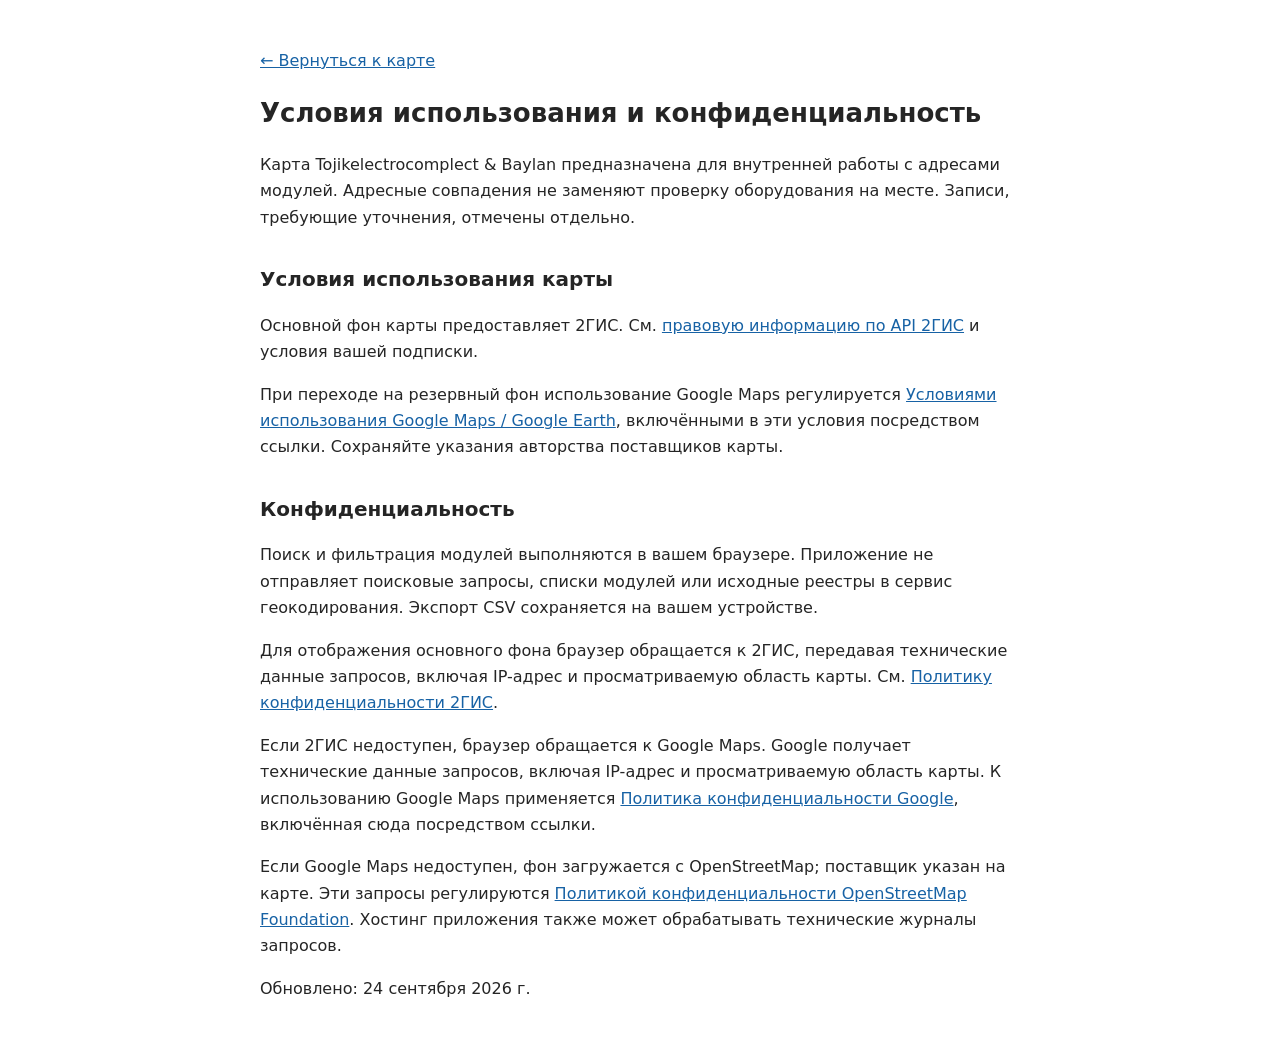
<file: map-info.html>
<!doctype html>
<html lang="ru">
<meta charset="utf-8">
<meta name="viewport" content="width=device-width,initial-scale=1">
<title>Условия и конфиденциальность · Карта модулей</title>
<style>body{max-width:760px;margin:48px auto;padding:0 24px;font:16px/1.65 system-ui,sans-serif;color:#252525}a{color:#1762a5}h1{font-size:26px}h2{font-size:20px;margin-top:32px}</style>
<a href="./">← Вернуться к карте</a>
<h1>Условия использования и конфиденциальность</h1>
<p>Карта Tojikelectrocomplect &amp; Baylan предназначена для внутренней работы с адресами модулей. Адресные совпадения не заменяют проверку оборудования на месте. Записи, требующие уточнения, отмечены отдельно.</p>
<h2>Условия использования карты</h2>
<p>Основной фон карты предоставляет 2ГИС. См. <a href="https://law.2gis.ru/api-rules">правовую информацию по API 2ГИС</a> и условия вашей подписки.</p>
<p>При переходе на резервный фон использование Google Maps регулируется <a href="https://maps.google.com/help/terms_maps.html">Условиями использования Google Maps / Google Earth</a>, включёнными в эти условия посредством ссылки. Сохраняйте указания авторства поставщиков карты.</p>
<h2>Конфиденциальность</h2>
<p>Поиск и фильтрация модулей выполняются в вашем браузере. Приложение не отправляет поисковые запросы, списки модулей или исходные реестры в сервис геокодирования. Экспорт CSV сохраняется на вашем устройстве.</p>
<p>Для отображения основного фона браузер обращается к 2ГИС, передавая технические данные запросов, включая IP-адрес и просматриваемую область карты. См. <a href="https://law.2gis.ru/privacy">Политику конфиденциальности 2ГИС</a>.</p>
<p>Если 2ГИС недоступен, браузер обращается к Google Maps. Google получает технические данные запросов, включая IP-адрес и просматриваемую область карты. К использованию Google Maps применяется <a href="https://policies.google.com/privacy">Политика конфиденциальности Google</a>, включённая сюда посредством ссылки.</p>
<p>Если Google Maps недоступен, фон загружается с OpenStreetMap; поставщик указан на карте. Эти запросы регулируются <a href="https://osmfoundation.org/wiki/Privacy_Policy">Политикой конфиденциальности OpenStreetMap Foundation</a>. Хостинг приложения также может обрабатывать технические журналы запросов.</p>
<p>Обновлено: 24 сентября 2026 г.</p>
</html>
</file>
